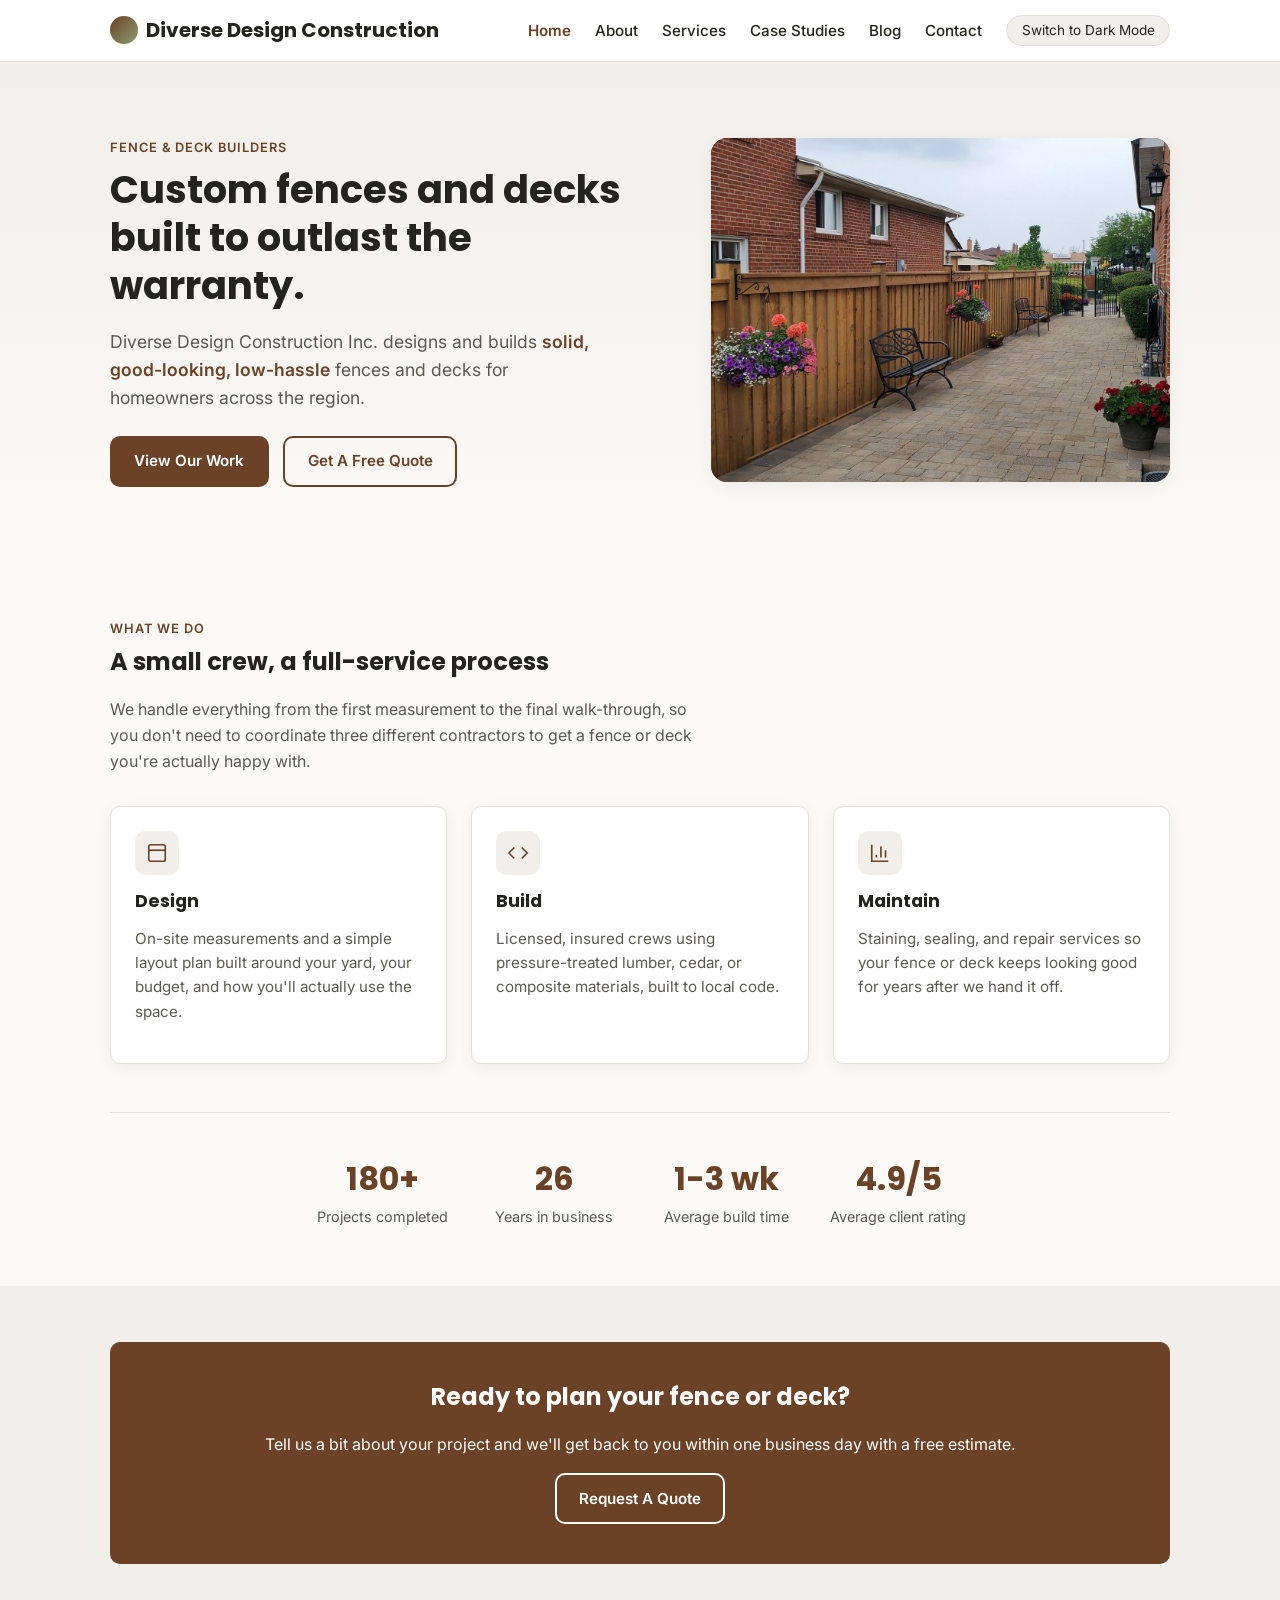
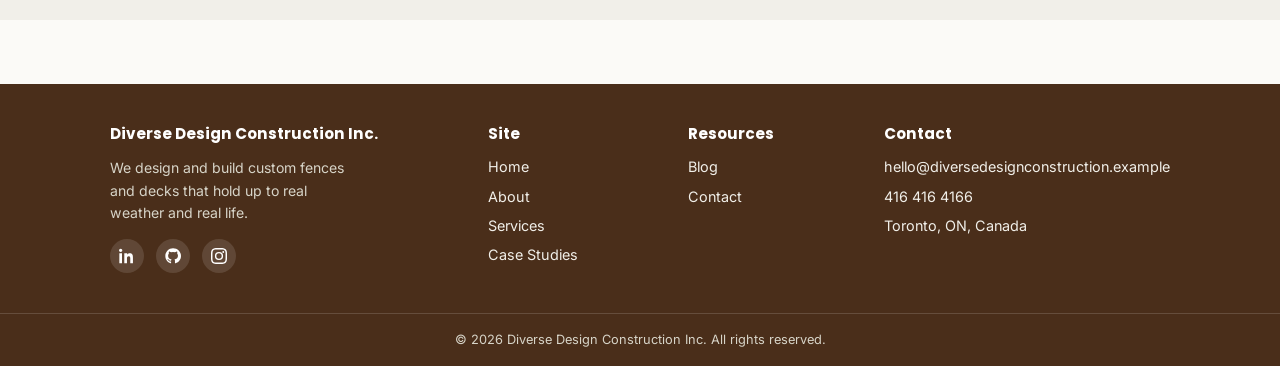
<file: index.html>
<!DOCTYPE html>
<html lang="en">
<head>
  <meta charset="UTF-8">
  <meta name="viewport" content="width=device-width, initial-scale=1.0">
  <title>Diverse Design Construction Inc. | Custom Fences &amp; Decks</title>
  <meta name="description" content="Diverse Design Construction Inc. builds custom fences and decks for homeowners who want quality that lasts.">

  <!-- Applies the saved theme (light/dark) before the rest of the
       page renders, so there's no wrong theme on load. -->
  <script>
    (function () {
      var savedTheme = localStorage.getItem("theme") || "light";
      document.documentElement.setAttribute("data-theme", savedTheme);
    })();
  </script>

  <link rel="stylesheet" href="css/style.css">

  <!-- INTERNAL CSS: styles specific to just this page and the stats strip. -->
  <style>
    .stats-strip {
      display: flex;
      flex-wrap: wrap;
      gap: 2rem;
      justify-content: center;
      text-align: center;
      margin-top: 3rem;
      padding-top: 2.5rem;
      border-top: 1px solid var(--border);
    }
    .stats-strip .stat {
      min-width: 140px;
    }
    .stats-strip .stat strong {
      display: block;
      font-family: var(--font-head);
      font-size: 2rem;
      color: var(--brand);
    }
    .stats-strip .stat span {
      color: var(--text-muted);
      font-size: 0.9rem;
    }
    .cta-banner {
      background-color: var(--brand);
      color: #fff;
      border-radius: var(--radius);
      padding: 2.5rem;
      text-align: center;
    }
    .cta-banner h2 { color: #fff; }
    .cta-banner .btn-outline {
      border-color: #fff;
      color: #fff;
    }
    .cta-banner .btn-outline:hover {
      background-color: #fff;
      color: var(--brand-dark);
    }
    .hero-visual {
      overflow: hidden;
    }
  </style>
</head>
<body>

  <div id="header-placeholder"></div>

  <main>
    <!-- Hero Section -->
    <section class="hero">
      <div class="container hero-grid">
        <div>
          <span class="eyebrow">Fence &amp; deck builders</span>
          <h1>Custom fences and decks built to outlast the warranty.</h1>
          <!-- Inline style used here on purpose for a one-off emphasis color that
               doesn't need its own CSS class anywhere else on the site. -->
          <p class="lead">
            Diverse Design Construction Inc. designs and builds
            <span style="color: var(--brand); font-weight: 600;">solid, good-looking, low-hassle</span>
            fences and decks for homeowners across the region.
          </p>
          <div class="hero-actions">
            <a href="products.html" class="btn btn-primary">View Our Work</a>
            <a href="contact.html" class="btn btn-outline">Get A Free Quote</a>
          </div>
        </div>
        <div class="hero-visual" aria-hidden="true">
          <img src="assets/images/hero-fence.jpg" alt="A wooden fence with hanging flower baskets along a backyard patio" style="width:100%; height:100%; object-fit:cover; display:block;">
        </div>
      </div>
    </section>

    <!-- WHAT WE DO -->
    <section>
      <div class="container">
        <span class="eyebrow">What we do</span>
        <h2>A small crew, a full-service process</h2>
        <p style="max-width: 60ch; color: var(--text-muted);">
          We handle everything from the first measurement to the final
          walk-through, so you don't need to coordinate three different
          contractors to get a fence or deck you're actually happy with.
        </p>

        <div class="card-grid">
          <div class="card">
            <div class="icon-badge">
              <svg viewBox="0 0 24 24"><rect x="3" y="3" width="18" height="18" rx="2"></rect><line x1="3" y1="9" x2="21" y2="9"></line></svg>
            </div>
            <h3>Design</h3>
            <p>On-site measurements and a simple layout plan built around your yard, your budget, and how you'll actually use the space.</p>
          </div>
          <div class="card">
            <div class="icon-badge">
              <svg viewBox="0 0 24 24"><polyline points="16 18 22 12 16 6"></polyline><polyline points="8 6 2 12 8 18"></polyline></svg>
            </div>
            <h3>Build</h3>
            <p>Licensed, insured crews using pressure-treated lumber, cedar, or composite materials, built to local code.</p>
          </div>
          <div class="card">
            <div class="icon-badge">
              <svg viewBox="0 0 24 24"><path d="M3 3v18h18"></path><path d="M18 17V9"></path><path d="M13 17V5"></path><path d="M8 17v-3"></path></svg>
            </div>
            <h3>Maintain</h3>
            <p>Staining, sealing, and repair services so your fence or deck keeps looking good for years after we hand it off.</p>
          </div>
        </div>

        <!-- Homepage-only stats strip, styled with the internal <style> block above -->
        <div class="stats-strip">
          <div class="stat"><strong>180+</strong><span>Projects completed</span></div>
          <div class="stat"><strong>26</strong><span>Years in business</span></div>
          <div class="stat"><strong>1-3 wk</strong><span>Average build time</span></div>
          <div class="stat"><strong>4.9/5</strong><span>Average client rating</span></div>
        </div>
      </div>
    </section>

    <!-- CTA -->
    <section class="section-alt">
      <div class="container">
        <div class="cta-banner">
          <h2>Ready to plan your fence or deck?</h2>
          <p>Tell us a bit about your project and we'll get back to you within one business day with a free estimate.</p>
          <a href="contact.html" class="btn btn-outline">Request A Quote</a>
        </div>
      </div>
    </section>
  </main>

  <div id="footer-placeholder"></div>

  <!-- theme.js must load before components.js so window.setupThemeToggle exists
       by the time the header gets injected. -->
  <script src="js/theme.js"></script>
  <script src="js/components.js"></script>
</body>
</html>
</file>
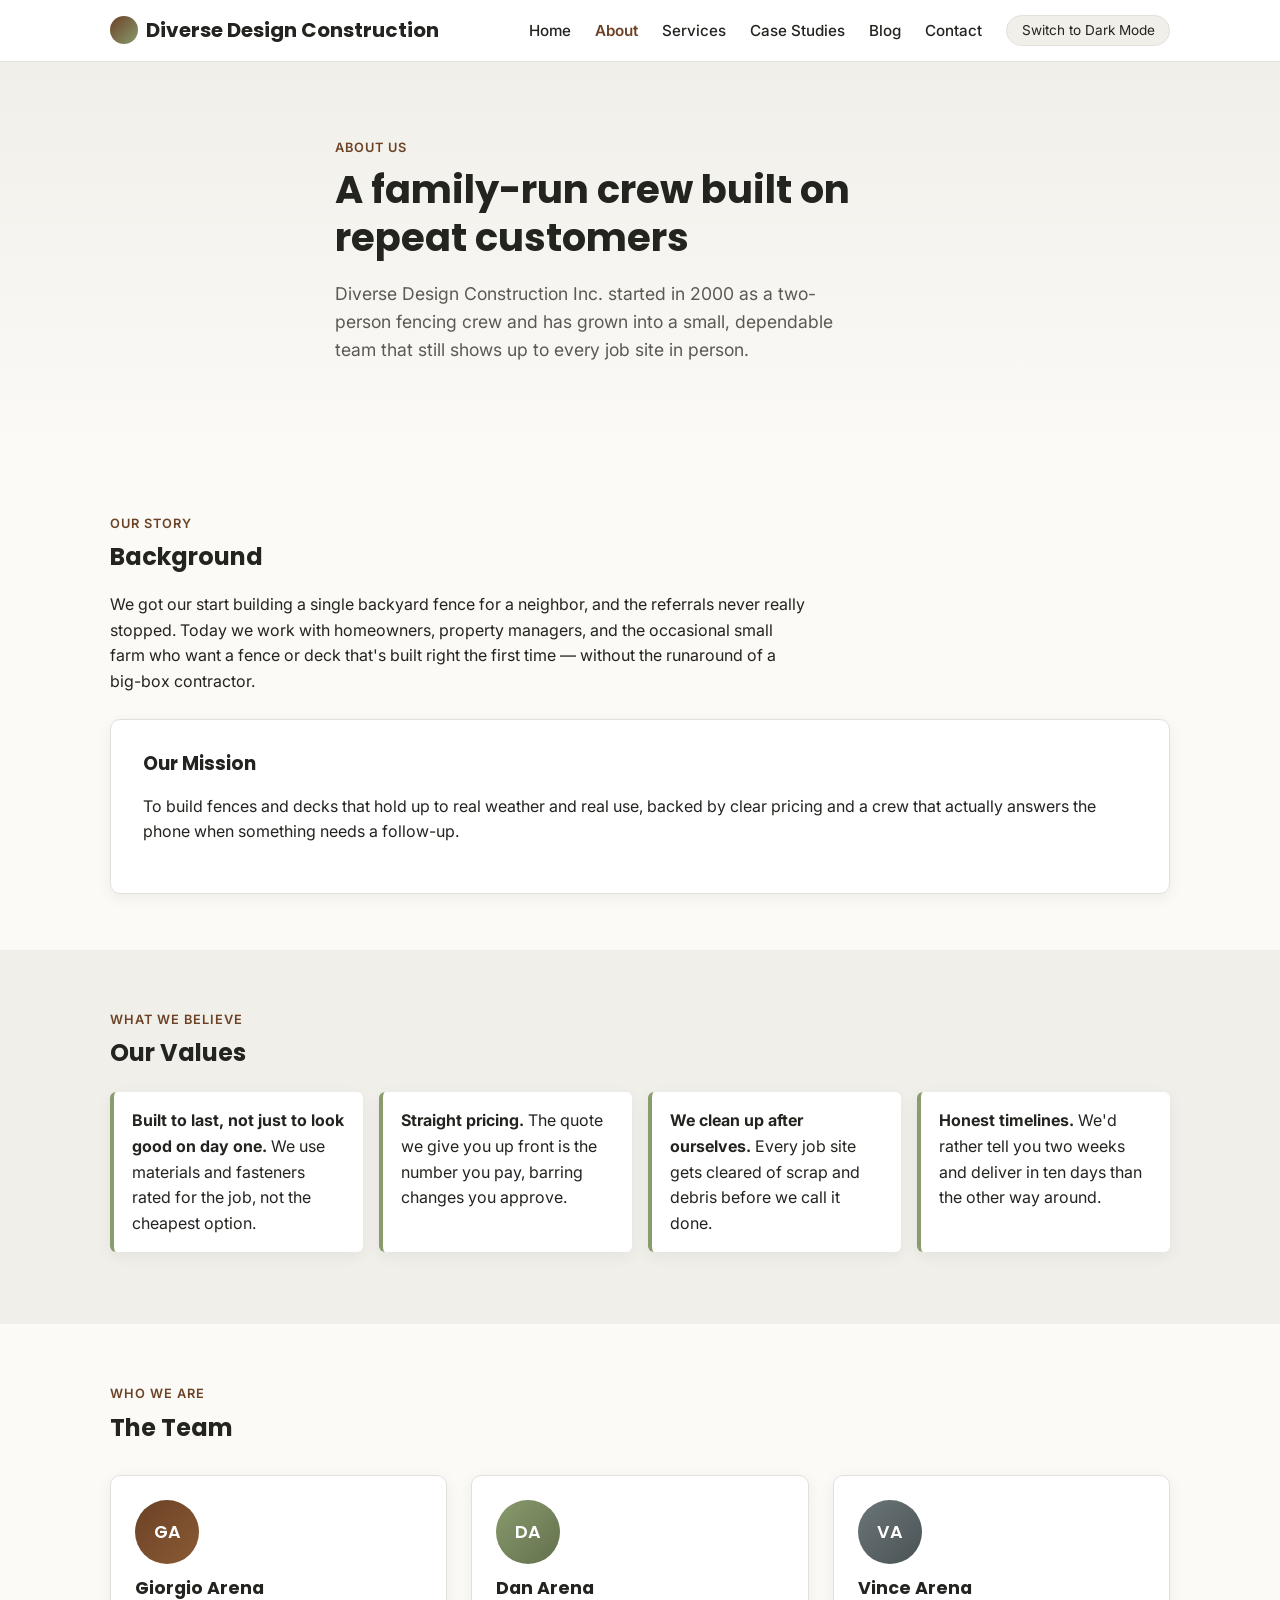
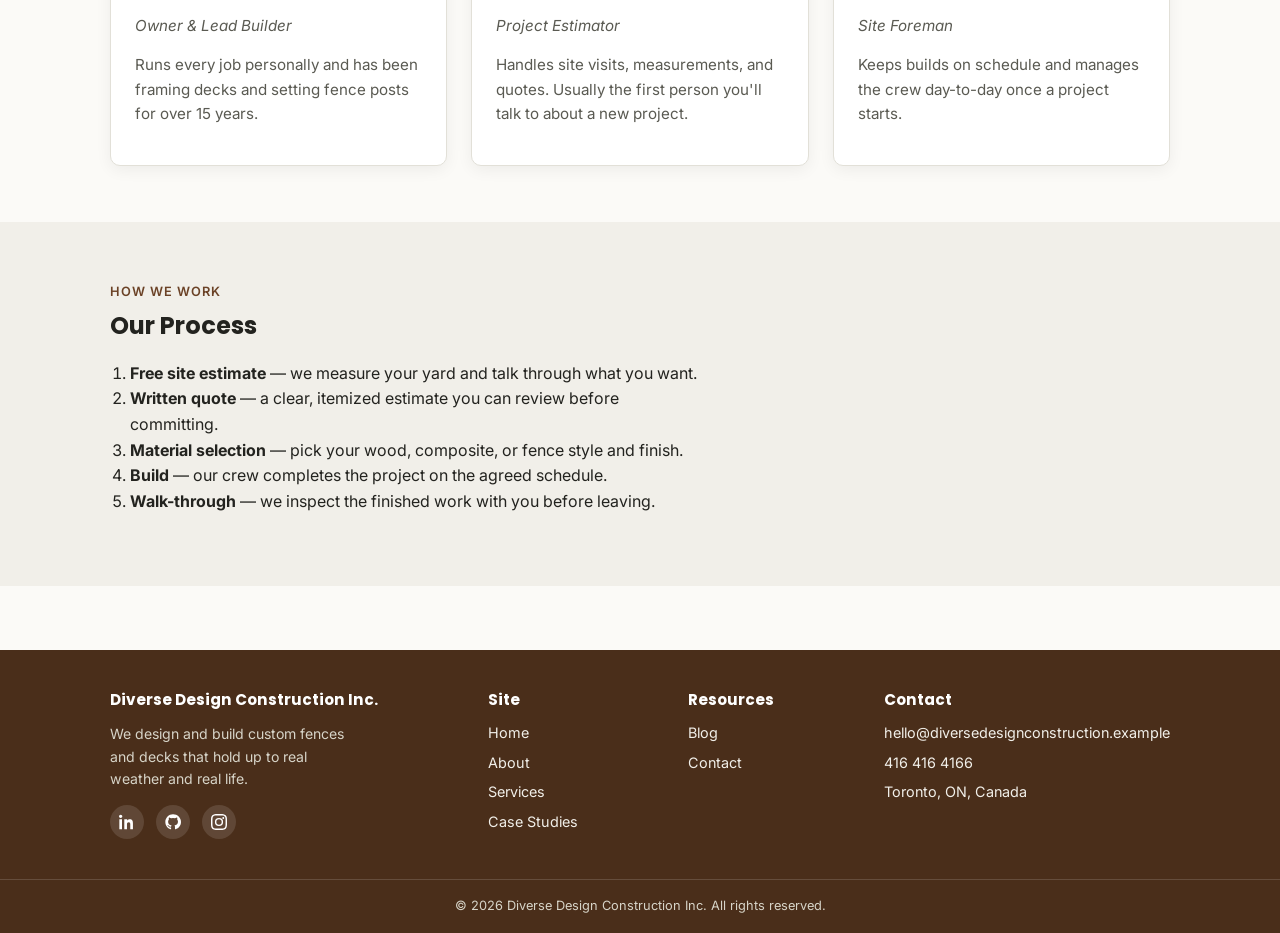
<file: about.html>
<!DOCTYPE html>
<html lang="en">
<head>
  <meta charset="UTF-8">
  <meta name="viewport" content="width=device-width, initial-scale=1.0">
  <title>About Us | Diverse Design Construction Inc.</title>
  <meta name="description" content="Learn about Diverse Design Construction Inc.'s background, mission, and team.">

  <script>
    (function () {
      var savedTheme = localStorage.getItem("theme") || "light";
      document.documentElement.setAttribute("data-theme", savedTheme);
    })();
  </script>

  <link rel="stylesheet" href="css/style.css">

  <!-- INTERNAL CSS: page-specific overrides for the About page -->
  <style>
    .page-intro {
      max-width: 65ch;
    }
    .team-avatar.a1 { background: linear-gradient(135deg, #6b4226, #8a5a34); }
    .team-avatar.a2 { background: linear-gradient(135deg, #8a9b6e, #62704c); }
    .team-avatar.a3 { background: linear-gradient(135deg, #6b7678, #4a5254); }
    .mission-block {
      background-color: var(--surface);
      border: 1px solid var(--border);
      border-radius: var(--radius);
      padding: 2rem;
      box-shadow: var(--shadow);
      margin-top: 1.5rem;
    }
  </style>
</head>
<body>

  <div id="header-placeholder"></div>

  <main>
    <section class="hero">
      <div class="container page-intro">
        <span class="eyebrow">About us</span>
        <h1>A family-run crew built on repeat customers</h1>
        <p class="lead">
          Diverse Design Construction Inc. started in 2000 as a two-person
          fencing crew and has grown into a small, dependable team that
          still shows up to every job site in person.
        </p>
      </div>
    </section>

    <!-- BACKGROUND -->
    <section>
      <div class="container">
        <span class="eyebrow">Our story</span>
        <h2>Background</h2>
        <p style="max-width: 70ch;">
          We got our start building a single backyard fence for a neighbor,
          and the referrals never really stopped. Today we work with
          homeowners, property managers, and the occasional small farm who
          want a fence or deck that's built right the first time &mdash;
          without the runaround of a big-box contractor.
        </p>

        <div class="mission-block">
          <h3>Our Mission</h3>
          <p>
            To build fences and decks that hold up to real weather and real
            use, backed by clear pricing and a crew that actually answers
            the phone when something needs a follow-up.
          </p>
        </div>
      </div>
    </section>

    <!-- VALUES -->
    <section class="section-alt">
      <div class="container">
        <span class="eyebrow">What we believe</span>
        <h2>Our Values</h2>
        <ul class="values-list">
          <li>
            <strong>Built to last, not just to look good on day one.</strong>
            We use materials and fasteners rated for the job, not the cheapest option.
          </li>
          <li>
            <strong>Straight pricing.</strong>
            The quote we give you up front is the number you pay, barring changes you approve.
          </li>
          <li>
            <strong>We clean up after ourselves.</strong>
            Every job site gets cleared of scrap and debris before we call it done.
          </li>
          <li>
            <strong>Honest timelines.</strong>
            We'd rather tell you two weeks and deliver in ten days than the other way around.
          </li>
        </ul>
      </div>
    </section>

    <!-- TEAM -->
    <section>
      <div class="container">
        <span class="eyebrow">Who we are</span>
        <h2>The Team</h2>
        <div class="card-grid">
          <div class="card">
            <div class="team-avatar a1">GA</div>
            <h3>Giorgio Arena</h3>
            <p><em>Owner &amp; Lead Builder</em></p>
            <p>Runs every job personally and has been framing decks and setting fence posts for over 15 years.</p>
          </div>
          <div class="card">
            <div class="team-avatar a2">DA</div>
            <h3>Dan Arena</h3>
            <p><em>Project Estimator</em></p>
            <p>Handles site visits, measurements, and quotes. Usually the first person you'll talk to about a new project.</p>
          </div>
          <div class="card">
            <div class="team-avatar a3">VA</div>
            <h3>Vince Arena</h3>
            <p><em>Site Foreman</em></p>
            <p>Keeps builds on schedule and manages the crew day-to-day once a project starts.</p>
          </div>
        </div>
      </div>
    </section>

    <!-- PROCESS - ordered list example -->
    <section class="section-alt">
      <div class="container">
        <span class="eyebrow">How we work</span>
        <h2>Our Process</h2>
        <ol style="max-width: 60ch;">
          <li><strong>Free site estimate</strong> &mdash; we measure your yard and talk through what you want.</li>
          <li><strong>Written quote</strong> &mdash; a clear, itemized estimate you can review before committing.</li>
          <li><strong>Material selection</strong> &mdash; pick your wood, composite, or fence style and finish.</li>
          <li><strong>Build</strong> &mdash; our crew completes the project on the agreed schedule.</li>
          <li><strong>Walk-through</strong> &mdash; we inspect the finished work with you before leaving.</li>
        </ol>
      </div>
    </section>
  </main>

  <div id="footer-placeholder"></div>

  <script src="js/theme.js"></script>
  <script src="js/components.js"></script>
</body>
</html>
</file>
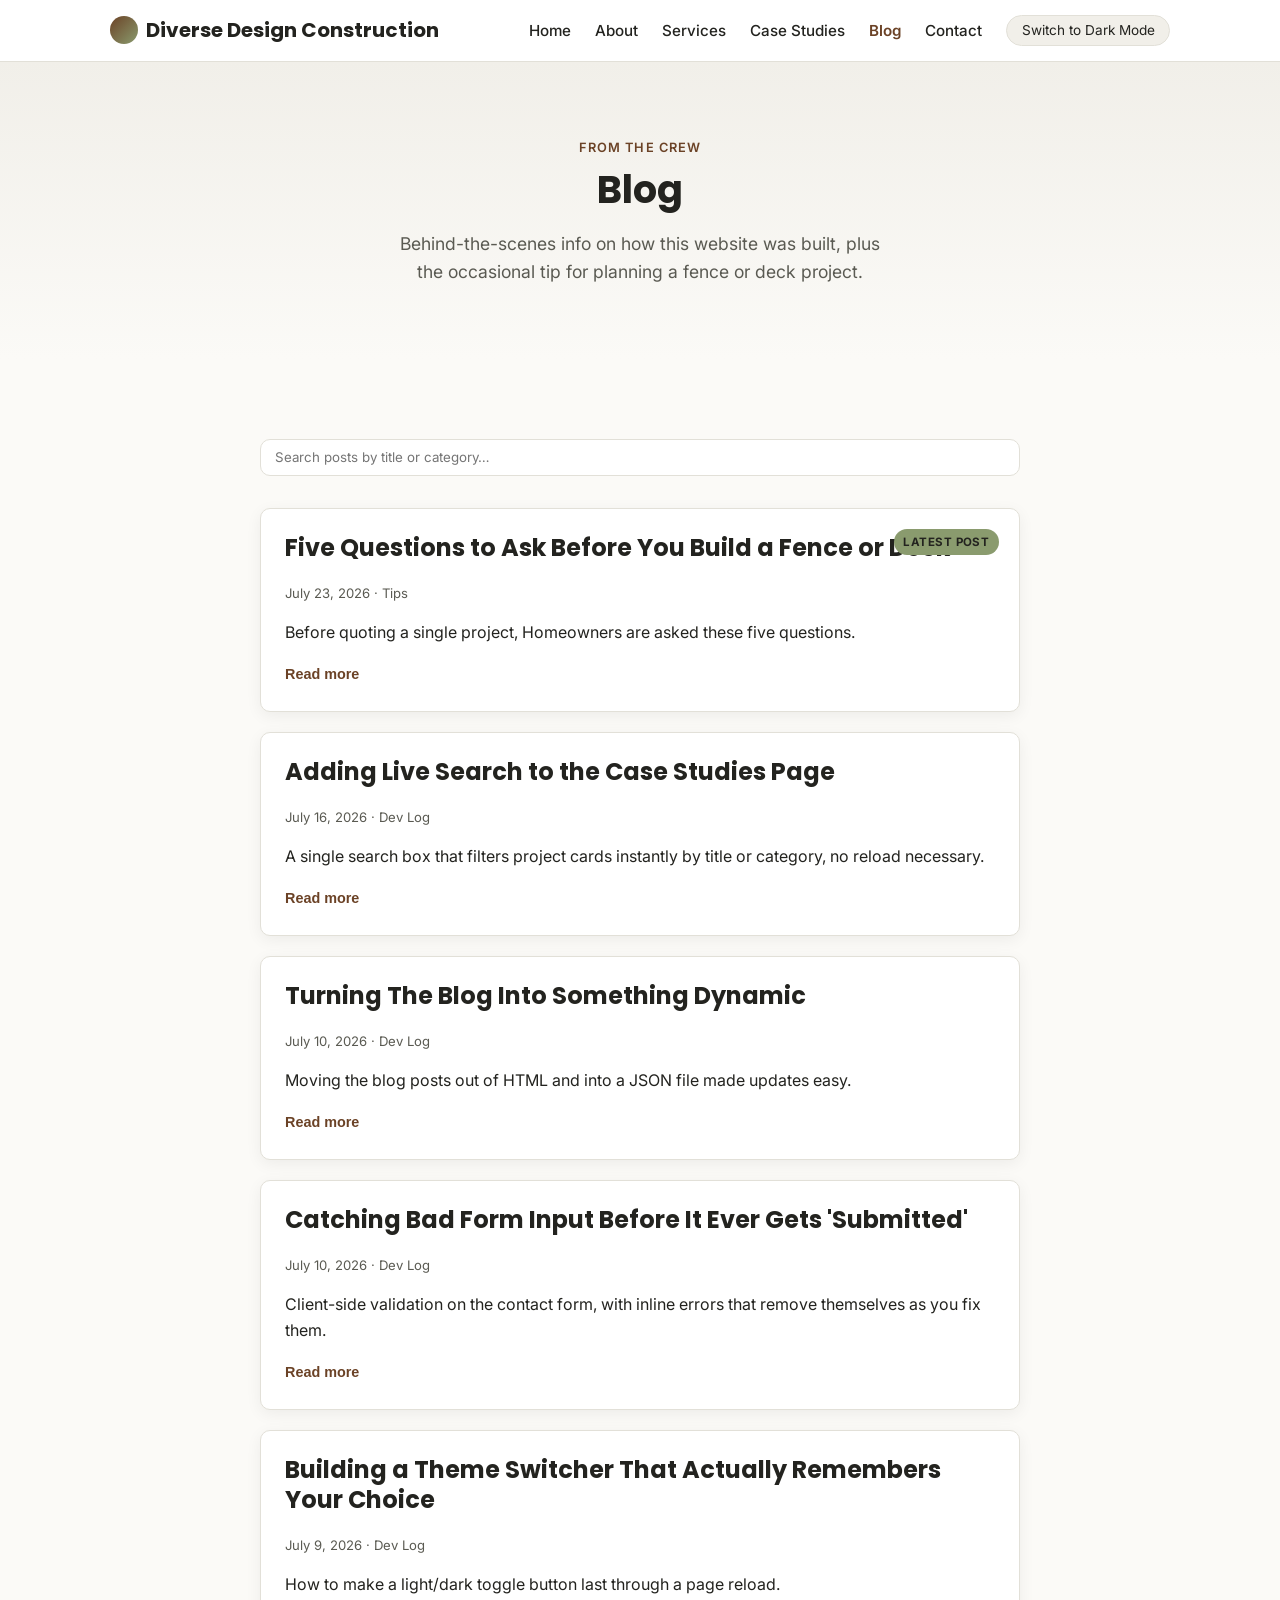
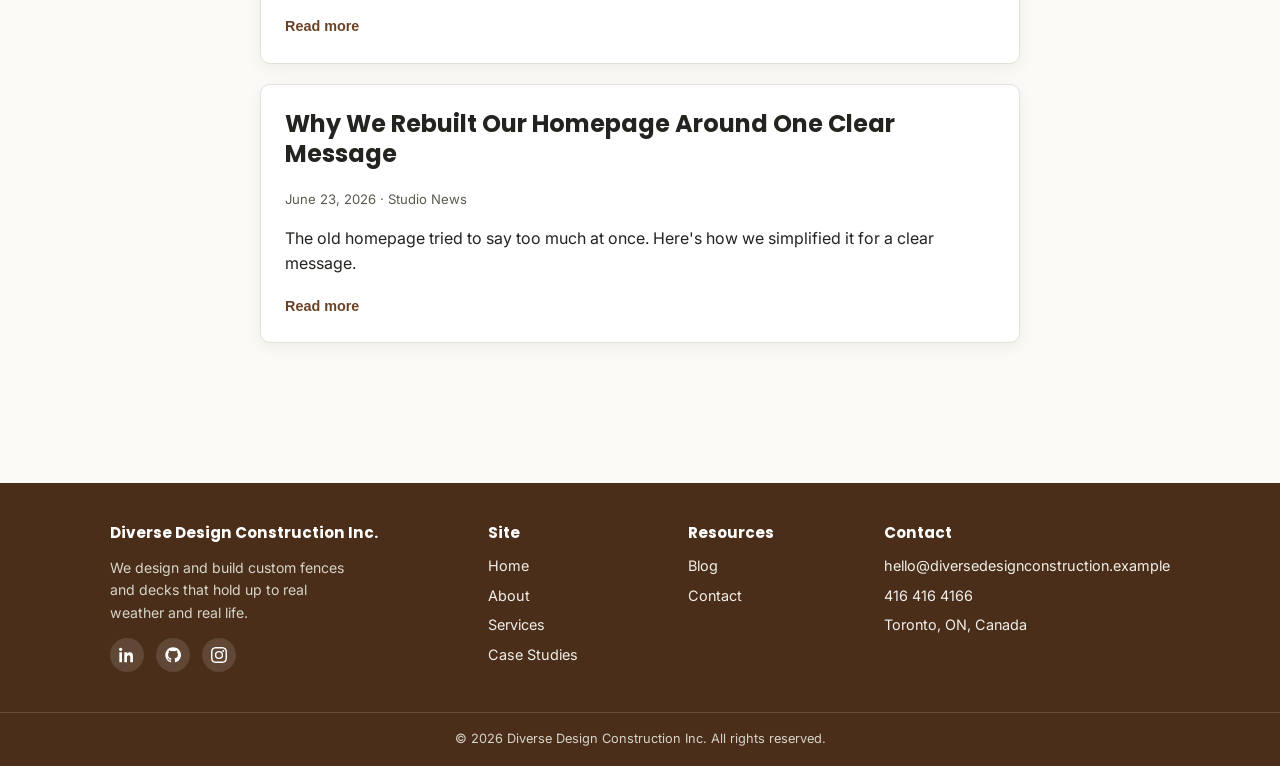
<file: blog.html>
<!DOCTYPE html>
<html lang="en">
<head>
  <meta charset="UTF-8">
  <meta name="viewport" content="width=device-width, initial-scale=1.0">
  <title>Blog | Diverse Design Construction Inc.</title>
  <meta name="description" content="Notes on how we built this site and tips for planning a fence or deck project.">

  <script>
    (function () {
      var savedTheme = localStorage.getItem("theme") || "light";
      document.documentElement.setAttribute("data-theme", savedTheme);
    })();
  </script>

  <link rel="stylesheet" href="css/style.css">

  <!-- INTERNAL CSS for the blog page -->
  <style>
    #blog-list {
      max-width: 760px;
      margin: 2rem auto 0;
    }
    .filter-bar {
      max-width: 760px;
      margin-left: auto;
      margin-right: auto;
    }
  </style>
</head>
<body>

  <div id="header-placeholder"></div>

  <main>
    <section class="hero">
      <div class="container" style="text-align:center;">
        <span class="eyebrow">From the crew</span>
        <h1>Blog</h1>
        <p class="lead" style="margin: 0 auto;">Behind-the-scenes info on how this website was built, plus the occasional tip for planning a fence or deck project.</p>
      </div>
    </section>

    <section>
      <div class="container">

        <!-- Part 5: live filter (reuses the same #filter-input / #no-results pattern as products.html) -->
        <div class="filter-bar">
          <input type="text" id="filter-input" placeholder="Search posts by title or category&hellip;" aria-label="Search blog posts">
        </div>

        <!-- Part 3: posts are injected here by js/blog.js -->
        <div id="blog-list"></div>

        <p class="no-results" id="no-results" style="max-width:760px; margin: 0 auto;">No posts match your search. Try a different keyword.</p>
      </div>
    </section>
  </main>

  <div id="footer-placeholder"></div>

  <script src="js/theme.js"></script>
  <script src="js/components.js"></script>
  <script src="js/blog.js"></script>
  <script src="js/filter.js"></script>
</body>
</html>
</file>
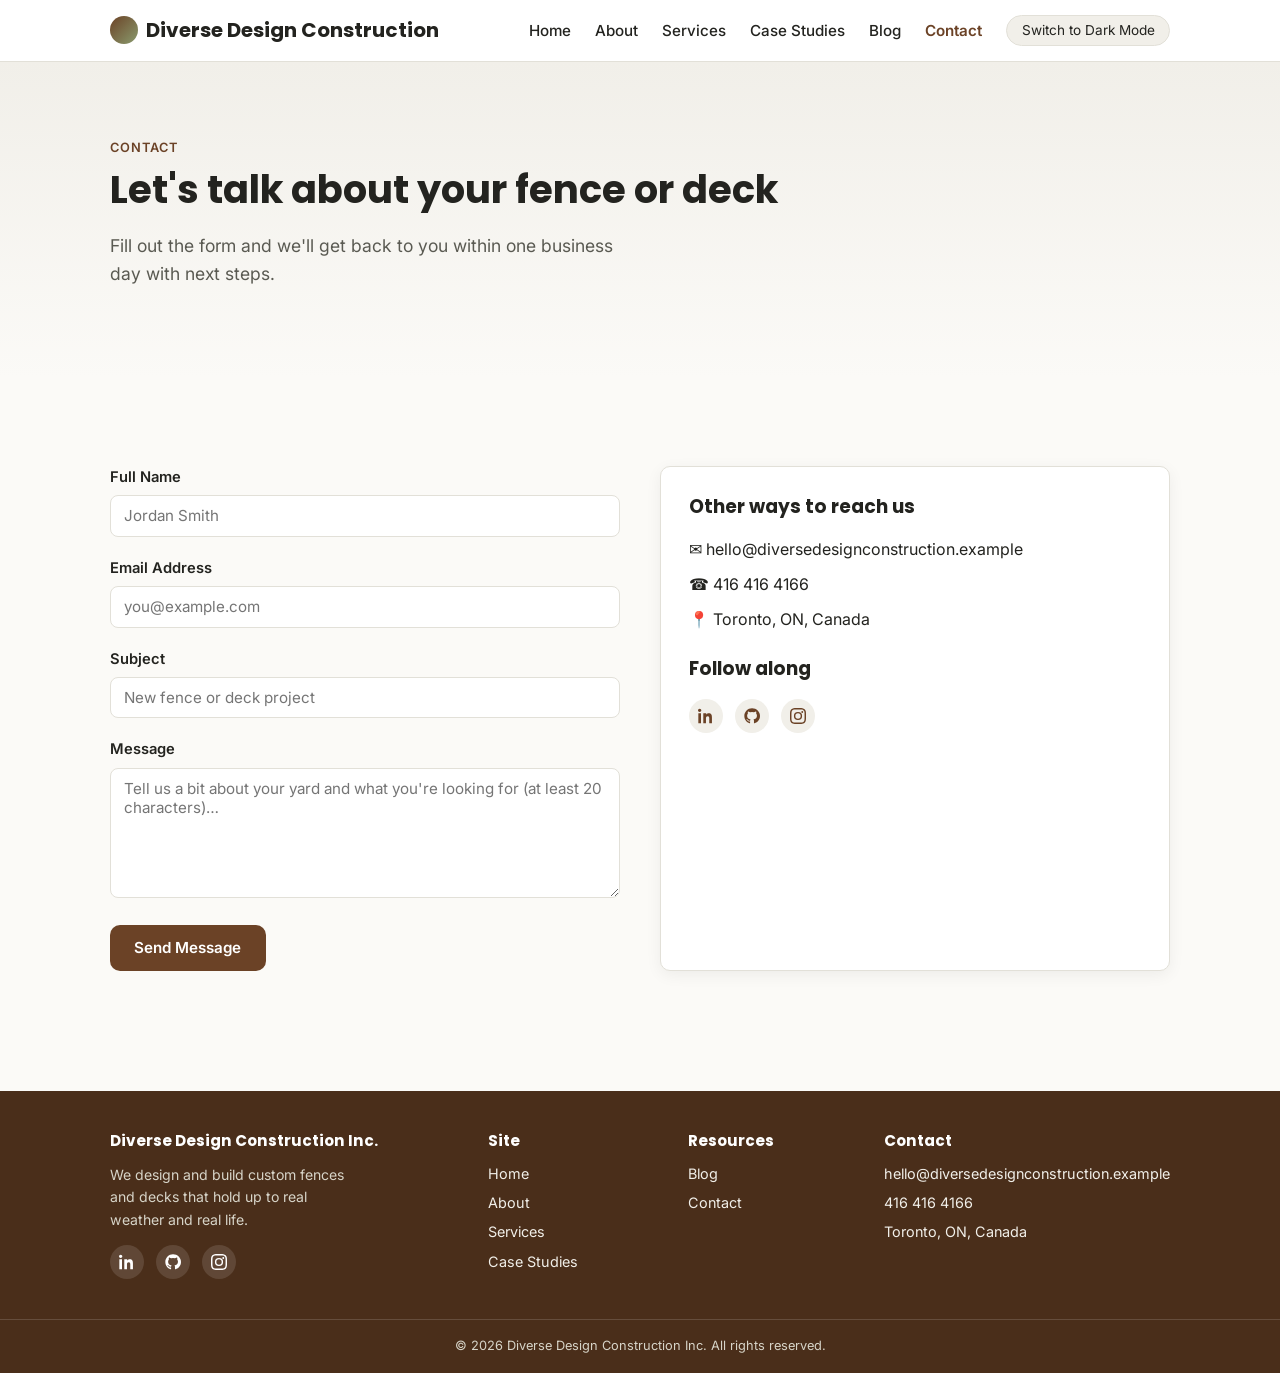
<file: contact.html>
<!DOCTYPE html>
<html lang="en">
<head>
  <meta charset="UTF-8">
  <meta name="viewport" content="width=device-width, initial-scale=1.0">
  <title>Contact | Diverse Design Construction Inc.</title>
  <meta name="description" content="Get in touch with Diverse Design Construction Inc. to start your fence or deck project.">

  <script>
    (function () {
      var savedTheme = localStorage.getItem("theme") || "light";
      document.documentElement.setAttribute("data-theme", savedTheme);
    })();
  </script>

  <link rel="stylesheet" href="css/style.css">

  <!-- INTERNAL CSS for the contact page -->
  <style>
    .contact-info-card {
      background-color: var(--surface);
      border: 1px solid var(--border);
      border-radius: var(--radius);
      padding: 1.75rem;
      box-shadow: var(--shadow);
    }
    .contact-info-card ul {
      list-style: none;
      padding: 0;
      margin: 1rem 0 0;
    }
    .contact-info-card li {
      margin-bottom: 0.6rem;
    }
  </style>
</head>
<body>

  <div id="header-placeholder"></div>

  <main>
    <section class="hero">
      <div class="container">
        <span class="eyebrow">Contact</span>
        <h1>Let's talk about your fence or deck</h1>
        <p class="lead">Fill out the form and we'll get back to you within one business day with next steps.</p>
      </div>
    </section>

    <section>
      <div class="container contact-grid">

        <!-- Part 4: validated contact form -->
        <form id="contact-form" novalidate>
          <div class="form-group">
            <label for="name">Full Name</label>
            <input type="text" id="name" name="name" placeholder="Jordan Smith">
            <span class="error-msg" id="name-error"></span>
          </div>

          <div class="form-group">
            <label for="email">Email Address</label>
            <input type="email" id="email" name="email" placeholder="you@example.com">
            <span class="error-msg" id="email-error"></span>
          </div>

          <div class="form-group">
            <label for="subject">Subject</label>
            <input type="text" id="subject" name="subject" placeholder="New fence or deck project">
          </div>

          <div class="form-group">
            <label for="message">Message</label>
            <textarea id="message" name="message" placeholder="Tell us a bit about your yard and what you're looking for (at least 20 characters)&hellip;"></textarea>
            <span class="error-msg" id="message-error"></span>
          </div>

          <button type="submit" class="btn btn-primary">Send Message</button>
        </form>

        <!-- Contact info and social links -->
        <div class="contact-info-card">
          <h3>Other ways to reach us</h3>
          <ul>
            <li>&#9993; hello@diversedesignconstruction.example</li>
            <li>&#9742; 416 416 4166</li>
            <li>&#128205; Toronto, ON, Canada</li>
          </ul>
          <h3 style="margin-top: 1.5rem;">Follow along</h3>
          <div class="social-icons" style="margin-top: 0.5rem;">
            <a href="https://linkedin.com" target="_blank" rel="noopener" aria-label="LinkedIn" style="background-color: var(--bg-alt);">
              <svg viewBox="0 0 24 24" style="fill: var(--brand);"><path d="M4.98 3.5C4.98 4.88 3.87 6 2.5 6S0 4.88 0 3.5 1.12 1 2.5 1s2.48 1.12 2.48 2.5zM.5 8h4V23h-4V8zM8.5 8h3.8v2.05h.05c.53-1 1.83-2.05 3.77-2.05 4.03 0 4.78 2.65 4.78 6.1V23h-4v-6.9c0-1.65-.03-3.77-2.3-3.77-2.3 0-2.66 1.8-2.66 3.65V23h-4V8z"/></svg>
            </a>
            <a href="https://github.com" target="_blank" rel="noopener" aria-label="GitHub" style="background-color: var(--bg-alt);">
              <svg viewBox="0 0 24 24" style="fill: var(--brand);"><path d="M12 .5C5.65.5.5 5.65.5 12c0 5.09 3.29 9.4 7.86 10.93.58.1.79-.25.79-.56 0-.27-.01-1.17-.02-2.13-3.2.7-3.87-1.36-3.87-1.36-.53-1.34-1.29-1.7-1.29-1.7-1.05-.72.08-.7.08-.7 1.17.08 1.78 1.2 1.78 1.2 1.03 1.77 2.71 1.26 3.37.96.1-.75.4-1.26.73-1.55-2.55-.29-5.24-1.28-5.24-5.68 0-1.26.45-2.29 1.19-3.1-.12-.29-.52-1.46.11-3.05 0 0 .97-.31 3.18 1.18a11 11 0 0 1 5.79 0c2.2-1.49 3.17-1.18 3.17-1.18.63 1.59.23 2.76.11 3.05.74.81 1.19 1.84 1.19 3.1 0 4.41-2.69 5.38-5.25 5.67.41.36.78 1.07.78 2.16 0 1.56-.01 2.82-.01 3.2 0 .31.21.67.8.56C20.71 21.39 24 17.08 24 12c0-6.35-5.15-11.5-12-11.5z"/></svg>
            </a>
            <a href="https://instagram.com" target="_blank" rel="noopener" aria-label="Instagram" style="background-color: var(--bg-alt);">
              <svg viewBox="0 0 24 24" style="fill: var(--brand);"><path d="M12 2.2c3.2 0 3.58.01 4.85.07 1.17.05 1.8.25 2.23.41.56.22.96.48 1.38.9.42.42.68.82.9 1.38.16.42.36 1.06.41 2.23.06 1.27.07 1.65.07 4.85s-.01 3.58-.07 4.85c-.05 1.17-.25 1.8-.41 2.23-.22.56-.48.96-.9 1.38-.42.42-.82.68-1.38.9-.42.16-1.06.36-2.23.41-1.27.06-1.65.07-4.85.07s-3.58-.01-4.85-.07c-1.17-.05-1.8-.25-2.23-.41-.56-.22-.96-.48-1.38-.9-.42-.42-.68-.82-.9-1.38-.16-.42-.36-1.06-.41-2.23C2.21 15.58 2.2 15.2 2.2 12s.01-3.58.07-4.85c.05-1.17.25-1.8.41-2.23.22-.56.48-.96.9-1.38.42-.42.82-.68 1.38-.9.42-.16 1.06-.36 2.23-.41C8.42 2.21 8.8 2.2 12 2.2zM12 0C8.74 0 8.33.01 7.05.07c-1.28.06-2.15.26-2.91.56a5.9 5.9 0 0 0-2.13 1.39A5.9 5.9 0 0 0 .62 4.14c-.3.76-.5 1.63-.56 2.91C.01 8.33 0 8.74 0 12s.01 3.67.07 4.95c.06 1.28.26 2.15.56 2.91.31.79.72 1.46 1.39 2.13.67.67 1.34 1.08 2.13 1.39.76.3 1.63.5 2.91.56C8.33 23.99 8.74 24 12 24s3.67-.01 4.95-.07c1.28-.06 2.15-.26 2.91-.56a5.9 5.9 0 0 0 2.13-1.39 5.9 5.9 0 0 0 1.39-2.13c.3-.76.5-1.63.56-2.91.06-1.28.07-1.69.07-4.95s-.01-3.67-.07-4.95c-.06-1.28-.26-2.15-.56-2.91a5.9 5.9 0 0 0-1.39-2.13A5.9 5.9 0 0 0 19.86.63c-.76-.3-1.63-.5-2.91-.56C15.67.01 15.26 0 12 0z"/><path d="M12 5.84A6.16 6.16 0 1 0 18.16 12 6.16 6.16 0 0 0 12 5.84zm0 10.16A4 4 0 1 1 16 12a4 4 0 0 1-4 4zM18.4 4.6a1.44 1.44 0 1 0 1.44 1.44A1.44 1.44 0 0 0 18.4 4.6z"/></svg>
            </a>
          </div>
        </div>

      </div>
    </section>
  </main>

  <div id="footer-placeholder"></div>

  <script src="js/theme.js"></script>
  <script src="js/components.js"></script>
  <script src="js/validate.js"></script>
</body>
</html>
</file>
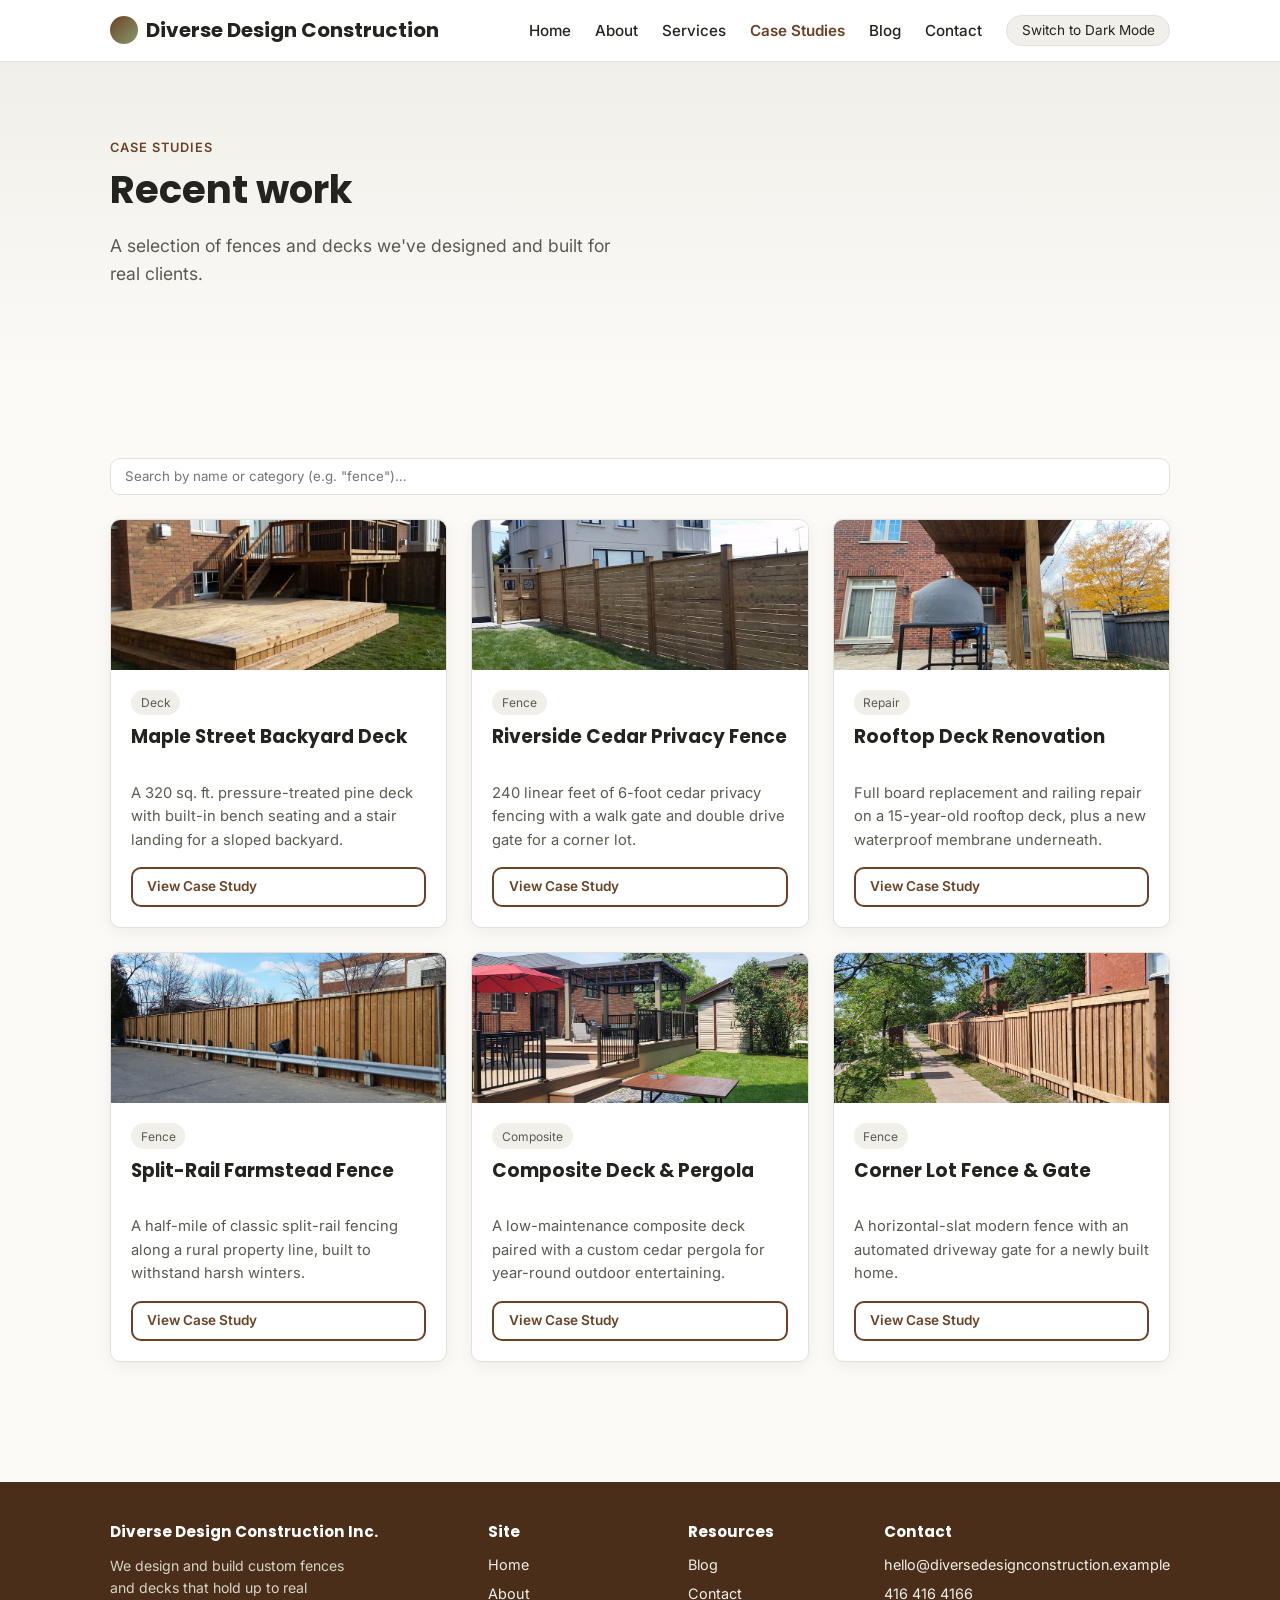
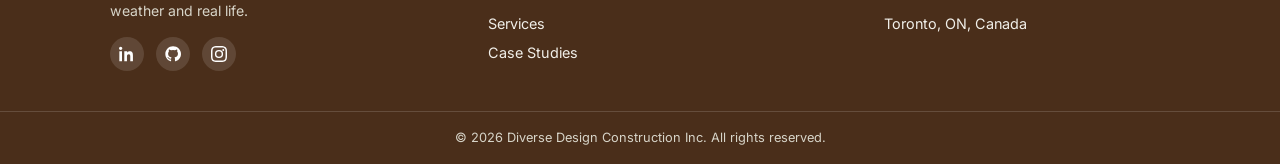
<file: products.html>
<!DOCTYPE html>
<html lang="en">
<head>
  <meta charset="UTF-8">
  <meta name="viewport" content="width=device-width, initial-scale=1.0">
  <title>Case Studies | Diverse Design Construction Inc.</title>
  <meta name="description" content="Recent fence and deck building projects from Diverse Design Construction Inc.">

  <script>
    (function () {
      var savedTheme = localStorage.getItem("theme") || "light";
      document.documentElement.setAttribute("data-theme", savedTheme);
    })();
  </script>

  <link rel="stylesheet" href="css/style.css">

  <!-- INTERNAL CSS: gradient backgrounds for each project thumbnail, unique to this page -->
  <style>
    .product-grid {
      display: grid;
      grid-template-columns: repeat(auto-fit, minmax(260px, 1fr));
      gap: 1.5rem;
      margin-top: 1.5rem;
    }
    .thumb-1 { background: linear-gradient(135deg, #a15c38, #7c4326); }
    .thumb-2 { background: linear-gradient(135deg, #5c7a48, #3d5630); }
    .thumb-3 { background: linear-gradient(135deg, #6b7678, #4a5254); }
    .thumb-4 { background: linear-gradient(135deg, #c99a56, #a1732f); }
    .thumb-5 { background: linear-gradient(135deg, #6b4226, #4a2e1a); }
    .thumb-6 { background: linear-gradient(135deg, #8a9b6e, #62704c); }
    .thumb-1, .thumb-2, .thumb-3, .thumb-4, .thumb-5, .thumb-6 {
      padding: 0;
      overflow: hidden;
    }
  </style>
</head>
<body>

  <div id="header-placeholder"></div>

  <main>
    <section class="hero">
      <div class="container">
        <span class="eyebrow">Case studies</span>
        <h1>Recent work</h1>
        <p class="lead">A selection of fences and decks we've designed and built for real clients.</p>
      </div>
    </section>

    <section>
      <div class="container">

        <!-- Part 5: live filter -->
        <div class="filter-bar">
          <input type="text" id="filter-input" placeholder="Search by name or category (e.g. &quot;fence&quot;)&hellip;" aria-label="Search case studies">
        </div>

        <div class="product-grid">

          <div class="product-card">
            <div class="product-thumb thumb-1">
              <img src="assets/images/maple-street-deck.jpg" alt="A raised backyard wood deck with railing and stairs" style="width:100%; height:100%; object-fit:cover; display:block;">
            </div>
            <div class="product-body">
              <span class="tag">Deck</span>
              <h3 class="card-title">Maple Street Backyard Deck</h3>
              <p>A 320 sq. ft. pressure-treated pine deck with built-in bench seating and a stair landing for a sloped backyard.</p>
              <a href="#" class="btn btn-outline btn-small">View Case Study</a>
            </div>
          </div>

          <div class="product-card">
            <div class="product-thumb thumb-2">
              <img src="assets/images/riverside-fence.jpg" alt="A horizontal-slat wood privacy fence with a gate beside a house" style="width:100%; height:100%; object-fit:cover; display:block;">
            </div>
            <div class="product-body">
              <span class="tag">Fence</span>
              <h3 class="card-title">Riverside Cedar Privacy Fence</h3>
              <p>240 linear feet of 6-foot cedar privacy fencing with a walk gate and double drive gate for a corner lot.</p>
              <a href="#" class="btn btn-outline btn-small">View Case Study</a>
            </div>
          </div>

          <div class="product-card">
            <div class="product-thumb thumb-3">
              <img src="assets/images/rooftop-renovation.jpg" alt="A covered outdoor structure with a wood-fired pizza oven on a patio" style="width:100%; height:100%; object-fit:cover; display:block;">
            </div>
            <div class="product-body">
              <span class="tag">Repair</span>
              <h3 class="card-title">Rooftop Deck Renovation</h3>
              <p>Full board replacement and railing repair on a 15-year-old rooftop deck, plus a new waterproof membrane underneath.</p>
              <a href="#" class="btn btn-outline btn-small">View Case Study</a>
            </div>
          </div>

          <div class="product-card">
            <div class="product-thumb thumb-4">
              <img src="assets/images/farmstead-fence.jpg" alt="A tall wood board fence along a parking area" style="width:100%; height:100%; object-fit:cover; display:block;">
            </div>
            <div class="product-body">
              <span class="tag">Fence</span>
              <h3 class="card-title">Split-Rail Farmstead Fence</h3>
              <p>A half-mile of classic split-rail fencing along a rural property line, built to withstand harsh winters.</p>
              <a href="#" class="btn btn-outline btn-small">View Case Study</a>
            </div>
          </div>

          <div class="product-card">
            <div class="product-thumb thumb-5">
              <img src="assets/images/composite-deck-pergola.jpg" alt="A composite deck with a pergola, patio furniture, and umbrella" style="width:100%; height:100%; object-fit:cover; display:block;">
            </div>
            <div class="product-body">
              <span class="tag">Composite</span>
              <h3 class="card-title">Composite Deck &amp; Pergola</h3>
              <p>A low-maintenance composite deck paired with a custom cedar pergola for year-round outdoor entertaining.</p>
              <a href="#" class="btn btn-outline btn-small">View Case Study</a>
            </div>
          </div>

          <div class="product-card">
            <div class="product-thumb thumb-6">
              <img src="assets/images/corner-lot-fence-gate.jpg" alt="A wood board fence running alongside a sidewalk" style="width:100%; height:100%; object-fit:cover; display:block;">
            </div>
            <div class="product-body">
              <span class="tag">Fence</span>
              <h3 class="card-title">Corner Lot Fence &amp; Gate</h3>
              <p>A horizontal-slat modern fence with an automated driveway gate for a newly built home.</p>
              <a href="#" class="btn btn-outline btn-small">View Case Study</a>
            </div>
          </div>

        </div>

        <p class="no-results" id="no-results">No case studies match your search. Try a different name or category.</p>
      </div>
    </section>
  </main>

  <div id="footer-placeholder"></div>

  <script src="js/theme.js"></script>
  <script src="js/components.js"></script>
  <script src="js/filter.js"></script>
</body>
</html>
</file>
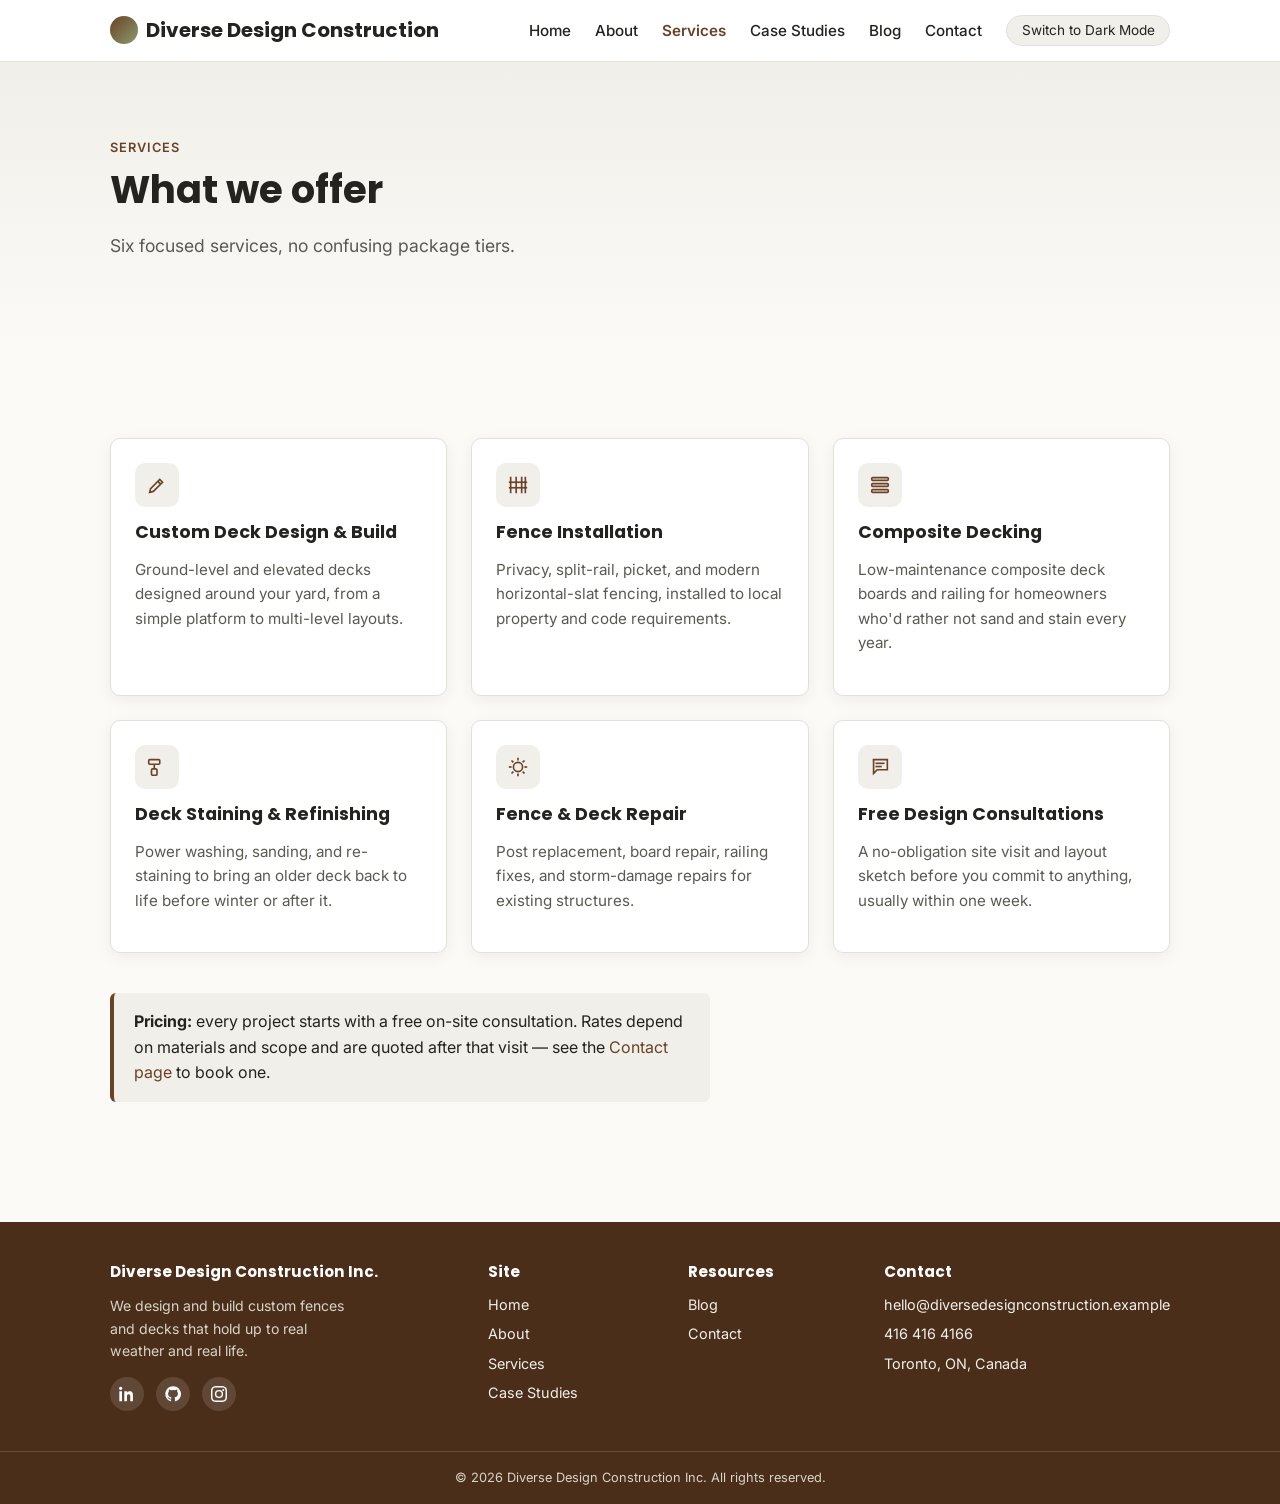
<file: services.html>
<!DOCTYPE html>
<html lang="en">
<head>
  <meta charset="UTF-8">
  <meta name="viewport" content="width=device-width, initial-scale=1.0">
  <title>Services | Diverse Design Construction Inc.</title>
  <meta name="description" content="Fence installation, deck building, staining, and repair services from Diverse Design Construction Inc.">

  <script>
    (function () {
      var savedTheme = localStorage.getItem("theme") || "light";
      document.documentElement.setAttribute("data-theme", savedTheme);
    })();
  </script>

  <link rel="stylesheet" href="css/style.css">

  <!-- INTERNAL CSS for the services page -->
  <style>
    .price-note {
      background-color: var(--bg-alt);
      border-left: 4px solid var(--brand);
      padding: 1rem 1.25rem;
      border-radius: 6px;
      margin-top: 2.5rem;
      max-width: 60ch;
    }
  </style>
</head>
<body>

  <div id="header-placeholder"></div>

  <main>
    <section class="hero">
      <div class="container">
        <span class="eyebrow">Services</span>
        <h1>What we offer</h1>
        <p class="lead">Six focused services, no confusing package tiers.</p>
      </div>
    </section>

    <section>
      <div class="container">
        <div class="card-grid">

          <div class="card">
            <div class="icon-badge">
              <svg viewBox="0 0 24 24"><path d="M4 20l1-4L15 6l3 3L8 19l-4 1z"></path><path d="M13 8l3 3"></path></svg>
            </div>
            <h3>Custom Deck Design &amp; Build</h3>
            <p>Ground-level and elevated decks designed around your yard, from a simple platform to multi-level layouts.</p>
          </div>

          <div class="card">
            <div class="icon-badge">
              <svg viewBox="0 0 24 24"><line x1="4" y1="3" x2="4" y2="21"></line><line x1="10" y1="3" x2="10" y2="21"></line><line x1="16" y1="3" x2="16" y2="21"></line><line x1="20" y1="3" x2="20" y2="21"></line><line x1="2" y1="9" x2="22" y2="9"></line><line x1="2" y1="15" x2="22" y2="15"></line></svg>
            </div>
            <h3>Fence Installation</h3>
            <p>Privacy, split-rail, picket, and modern horizontal-slat fencing, installed to local property and code requirements.</p>
          </div>

          <div class="card">
            <div class="icon-badge">
              <svg viewBox="0 0 24 24"><rect x="3" y="4" width="18" height="3" rx="1"></rect><rect x="3" y="10.5" width="18" height="3" rx="1"></rect><rect x="3" y="17" width="18" height="3" rx="1"></rect></svg>
            </div>
            <h3>Composite Decking</h3>
            <p>Low-maintenance composite deck boards and railing for homeowners who'd rather not sand and stain every year.</p>
          </div>

          <div class="card">
            <div class="icon-badge">
              <svg viewBox="0 0 24 24"><rect x="3" y="4" width="12" height="5" rx="1"></rect><line x1="9" y1="9" x2="9" y2="14"></line><rect x="6" y="14" width="6" height="7" rx="1.5"></rect></svg>
            </div>
            <h3>Deck Staining &amp; Refinishing</h3>
            <p>Power washing, sanding, and re-staining to bring an older deck back to life before winter or after it.</p>
          </div>

          <div class="card">
            <div class="icon-badge">
              <svg viewBox="0 0 24 24"><circle cx="12" cy="12" r="5"></circle><line x1="12" y1="2" x2="12" y2="5"></line><line x1="12" y1="19" x2="12" y2="22"></line><line x1="2" y1="12" x2="5" y2="12"></line><line x1="19" y1="12" x2="22" y2="12"></line><line x1="4.9" y1="4.9" x2="7" y2="7"></line><line x1="17" y1="17" x2="19.1" y2="19.1"></line><line x1="4.9" y1="19.1" x2="7" y2="17"></line><line x1="17" y1="7" x2="19.1" y2="4.9"></line></svg>
            </div>
            <h3>Fence &amp; Deck Repair</h3>
            <p>Post replacement, board repair, railing fixes, and storm-damage repairs for existing structures.</p>
          </div>

          <div class="card">
            <div class="icon-badge">
              <svg viewBox="0 0 24 24"><path d="M4 4h16v11H9l-4 4V4z"></path><line x1="7" y1="8" x2="17" y2="8"></line><line x1="7" y1="11.5" x2="14" y2="11.5"></line></svg>
            </div>
            <h3>Free Design Consultations</h3>
            <p>A no-obligation site visit and layout sketch before you commit to anything, usually within one week.</p>
          </div>

        </div>

        <div class="price-note">
          <p style="margin: 0;"><strong>Pricing:</strong> every project starts with a free on-site
          consultation. Rates depend on materials and scope and are quoted after that visit &mdash; see the
          <a href="contact.html">Contact page</a> to book one.</p>
        </div>
      </div>
    </section>
  </main>

  <div id="footer-placeholder"></div>

  <script src="js/theme.js"></script>
  <script src="js/components.js"></script>
</body>
</html>
</file>
<file: css/style.css>
/*
   Diverse Design Construction Inc. - main stylesheet

   This is the EXTERNAL stylesheet. It has all the styles for the pages (colors, fonts, layout,
   nav, footer, buttons, cards, forms). For specific styles, <style> blocks will be present in the respective HTML file.
 */

/* ---- Google Font import ---- */
@import url('https://fonts.googleapis.com/css2?family=Poppins:wght@500;600;700&family=Inter:wght@400;500;600&display=swap');

/* ---- CSS custom properties / theme variables ---- */
:root {
  --brand: #6b4226;        /* cedar/wood brown */
  --brand-dark: #4a2e1a;
  --accent: #8a9b6e;       /* sage green accent */

  --bg: #fbfaf7;
  --bg-alt: #f1efe9;
  --surface: #ffffff;
  --text: #23231f;
  --text-muted: #5a5a52;
  --border: #e2e0d8;

  --radius: 10px;
  --shadow: 0 4px 16px rgba(0, 0, 0, 0.06);
  --font-head: 'Poppins', sans-serif;
  --font-body: 'Inter', sans-serif;
}

/* Dark theme overrides - toggled using [data-theme="dark"] on <html> */
[data-theme="dark"] {
  --bg: #171916;
  --bg-alt: #1f2220;
  --surface: #21241f;
  --text: #f2f1ec;
  --text-muted: #b9b7ae;
  --border: #33362f;
  --shadow: 0 4px 16px rgba(0, 0, 0, 0.35);
}

/* ---- Reset basics ---- */
* {
  box-sizing: border-box;
}

body {
  margin: 0;
  font-family: var(--font-body);
  background-color: var(--bg);
  color: var(--text);
  line-height: 1.6;
  transition: background-color 0.2s ease, color 0.2s ease;
}

h1, h2, h3, h4 {
  font-family: var(--font-head);
  color: var(--text);
  line-height: 1.25;
  margin-top: 0;
}

a {
  color: var(--brand);
  text-decoration: none;
}
a:hover {
  text-decoration: underline;
}

img {
  max-width: 100%;
  display: block;
}

ul, ol {
  padding-left: 1.25rem;
}

.container {
  width: 100%;
  max-width: 1100px;
  margin: 0 auto;
  padding: 0 1.25rem;
}

section {
  padding: 3.5rem 0;
}

.section-alt {
  background-color: var(--bg-alt);
}

.eyebrow {
  text-transform: uppercase;
  letter-spacing: 0.08em;
  font-size: 0.8rem;
  font-weight: 600;
  color: var(--brand);
  margin-bottom: 0.5rem;
  display: inline-block;
}

/* -- Buttons -- */
.btn {
  display: inline-block;
  padding: 0.7rem 1.4rem;
  border-radius: var(--radius);
  font-weight: 600;
  border: 2px solid transparent;
  cursor: pointer;
  font-family: var(--font-body);
  font-size: 0.95rem;
}
.btn:hover {
  text-decoration: none;
}
.btn-primary {
  background-color: var(--brand);
  color: #fff;
}
.btn-primary:hover {
  background-color: var(--brand-dark);
}
.btn-outline {
  background-color: transparent;
  border-color: var(--brand);
  color: var(--brand);
}
.btn-outline:hover {
  background-color: var(--brand);
  color: #fff;
}
.btn-small {
  padding: 0.45rem 0.9rem;
  font-size: 0.85rem;
}

/* -- Header / Navigation (used in components/header.html) -- */
.site-header {
  position: sticky;
  top: 0;
  z-index: 50;
  background-color: var(--surface);
  border-bottom: 1px solid var(--border);
}

.nav-wrap {
  max-width: 1100px;
  margin: 0 auto;
  padding: 0.9rem 1.25rem;
  display: flex;
  align-items: center;
  justify-content: space-between;
  flex-wrap: wrap;
  gap: 0.75rem;
}

.logo {
  font-family: var(--font-head);
  font-weight: 700;
  font-size: 1.25rem;
  color: var(--text);
  display: flex;
  align-items: center;
  gap: 0.5rem;
}
.logo:hover {
  text-decoration: none;
}
.logo-mark {
  width: 28px;
  height: 28px;
  border-radius: 50%;
  background: linear-gradient(135deg, var(--brand), var(--accent));
  flex-shrink: 0;
}

.main-nav ul {
  list-style: none;
  display: flex;
  gap: 1.5rem;
  margin: 0;
  padding: 0;
  align-items: center;
  flex-wrap: wrap;
}

.main-nav a {
  color: var(--text);
  font-weight: 500;
  font-size: 0.95rem;
}

.main-nav a.active {
  color: var(--brand);
  font-weight: 600;
}

#theme-toggle {
  background-color: var(--bg-alt);
  border: 1px solid var(--border);
  color: var(--text);
  border-radius: 999px;
  padding: 0.4rem 0.9rem;
  font-size: 0.85rem;
  cursor: pointer;
  font-family: var(--font-body);
}
#theme-toggle:hover {
  background-color: var(--border);
}

/*   -- Footer (used in components/footer.html) --  */
.site-footer {
  background-color: var(--brand-dark);
  color: #f1efe9;
  margin-top: 4rem;
}
/* -- Diverse Design Construction Inc. footer inherits the brand-dark wood-brown background that is set above with the :root variables. -- */
.site-footer a {
  color: #f1efe9;
}
.footer-wrap {
  max-width: 1100px;
  margin: 0 auto;
  padding: 2.5rem 1.25rem;
  display: flex;
  flex-wrap: wrap;
  gap: 2rem;
  justify-content: space-between;
}
.footer-col h4 {
  color: #fff;
  font-size: 0.95rem;
  margin-bottom: 0.75rem;
}
.footer-col ul {
  list-style: none;
  padding: 0;
  margin: 0;
}
.footer-col li {
  margin-bottom: 0.4rem;
  font-size: 0.9rem;
}
.footer-bottom {
  border-top: 1px solid rgba(255,255,255,0.15);
  text-align: center;
  padding: 1rem;
  font-size: 0.8rem;
  color: #d7d4c8;
}
.social-icons {
  display: flex;
  gap: 0.75rem;
  margin-top: 0.5rem;
}
.social-icons a {
  display: inline-flex;
  align-items: center;
  justify-content: center;
  width: 34px;
  height: 34px;
  border-radius: 50%;
  background-color: rgba(255,255,255,0.12);
}
.social-icons svg {
  width: 16px;
  height: 16px;
  fill: #fff;
}

/* -- Hero section -- */
.hero {
  padding: 4.5rem 0;
  background: linear-gradient(180deg, var(--bg-alt), var(--bg));
}
.hero-grid {
  display: grid;
  grid-template-columns: 1.1fr 0.9fr;
  gap: 2.5rem;
  align-items: center;
}
.hero h1 {
  font-size: 2.4rem;
  margin-bottom: 1rem;
}
.hero p.lead {
  font-size: 1.1rem;
  color: var(--text-muted);
  max-width: 46ch;
}
.hero-actions {
  margin-top: 1.5rem;
  display: flex;
  gap: 0.9rem;
  flex-wrap: wrap;
}
.hero-visual {
  width: 100%;
  aspect-ratio: 4 / 3;
  border-radius: 16px;
  background: linear-gradient(135deg, var(--brand), var(--accent));
  box-shadow: var(--shadow);
}

/*  -- Cards - shared grid pattern (services, products, team) -- */
.card-grid {
  display: grid;
  grid-template-columns: repeat(auto-fit, minmax(250px, 1fr));
  gap: 1.5rem;
  margin-top: 2rem;
}

.card {
  background-color: var(--surface);
  border: 1px solid var(--border);
  border-radius: var(--radius);
  padding: 1.5rem;
  box-shadow: var(--shadow);
}

.card h3 {
  margin-bottom: 0.5rem;
  font-size: 1.1rem;
}

.card p {
  color: var(--text-muted);
  font-size: 0.95rem;
}

.icon-badge {
  width: 44px;
  height: 44px;
  border-radius: 10px;
  background-color: var(--bg-alt);
  display: flex;
  align-items: center;
  justify-content: center;
  margin-bottom: 0.9rem;
}
.icon-badge svg {
  width: 22px;
  height: 22px;
  stroke: var(--brand);
  fill: none;
  stroke-width: 1.8;
}

/* -- Product / case study cards -- */
.product-card {
  background-color: var(--surface);
  border: 1px solid var(--border);
  border-radius: var(--radius);
  overflow: hidden;
  box-shadow: var(--shadow);
  display: flex;
  flex-direction: column;
}
.product-thumb {
  height: 150px;
  display: flex;
  align-items: center;
  justify-content: center;
  color: #fff;
  font-family: var(--font-head);
  font-weight: 700;
  font-size: 1.1rem;
  text-align: center;
  padding: 1rem;
}
.product-body {
  padding: 1.25rem;
  flex: 1;
  display: flex;
  flex-direction: column;
}
.tag {
  display: inline-block;
  font-size: 0.75rem;
  background-color: var(--bg-alt);
  color: var(--text-muted);
  padding: 0.2rem 0.6rem;
  border-radius: 999px;
  margin-bottom: 0.6rem;
  width: fit-content;
}
.product-body p {
  color: var(--text-muted);
  font-size: 0.92rem;
  flex: 1;
}

/* -- Team cards (About page) -- */
.team-avatar {
  width: 64px;
  height: 64px;
  border-radius: 50%;
  color: #fff;
  display: flex;
  align-items: center;
  justify-content: center;
  font-family: var(--font-head);
  font-weight: 600;
  font-size: 1.1rem;
  margin-bottom: 0.8rem;
}

/* -- Values list styling -- */
.values-list {
  list-style: none;
  padding: 0;
  display: grid;
  grid-template-columns: repeat(auto-fit, minmax(220px, 1fr));
  gap: 1rem;
  margin-top: 1.5rem;
}
.values-list li {
  background-color: var(--surface);
  border-left: 4px solid var(--accent);
  border-radius: 6px;
  padding: 1rem 1.1rem;
  box-shadow: var(--shadow);
}

/* -- Blog page -- */
.post-card {
  background-color: var(--surface);
  border: 1px solid var(--border);
  border-radius: var(--radius);
  padding: 1.5rem;
  margin-bottom: 1.25rem;
  box-shadow: var(--shadow);
  position: relative;
}
.post-meta {
  font-size: 0.82rem;
  color: var(--text-muted);
  margin-bottom: 0.5rem;
}
.latest-badge {
  position: absolute;
  top: 1.25rem;
  right: 1.25rem;
  background-color: var(--accent);
  color: #23231f;
  font-size: 0.72rem;
  font-weight: 700;
  padding: 0.25rem 0.6rem;
  border-radius: 999px;
  text-transform: uppercase;
  letter-spacing: 0.04em;
}
.post-content {
  margin-top: 0.75rem;
  border-top: 1px solid var(--border);
  padding-top: 0.75rem;
  display: none;
}
.post-content.open {
  display: block;
}
.read-more-btn {
  background: none;
  border: none;
  color: var(--brand);
  font-weight: 600;
  cursor: pointer;
  padding: 0;
  font-size: 0.9rem;
}

/* -- Filter controls --  */
.filter-bar {
  display: flex;
  gap: 0.75rem;
  flex-wrap: wrap;
  align-items: center;
  margin-top: 1.5rem;
}
.filter-bar input[type="text"] {
  flex: 1;
  min-width: 220px;
  padding: 0.6rem 0.9rem;
  border-radius: var(--radius);
  border: 1px solid var(--border);
  background-color: var(--surface);
  color: var(--text);
  font-family: var(--font-body);
}
.no-results {
  display: none;
  text-align: center;
  color: var(--text-muted);
  padding: 2rem 0;
}

/*  -- Forms (Contact page) -- */
.contact-grid {
  display: grid;
  grid-template-columns: 1fr 1fr;
  gap: 2.5rem;
  margin-top: 2rem;
}
.form-group {
  margin-bottom: 1.25rem;
}
.form-group label {
  display: block;
  font-weight: 600;
  margin-bottom: 0.35rem;
  font-size: 0.92rem;
}
.form-group input,
.form-group textarea {
  width: 100%;
  padding: 0.65rem 0.8rem;
  border-radius: 8px;
  border: 1px solid var(--border);
  background-color: var(--surface);
  color: var(--text);
  font-family: var(--font-body);
  font-size: 0.95rem;
}
.form-group input:focus,
.form-group textarea:focus {
  outline: 2px solid var(--brand);
  outline-offset: 1px;
}
.form-group textarea {
  min-height: 130px;
  resize: vertical;
}
.error-msg {
  color: #c0392b;
  font-size: 0.82rem;
  margin-top: 0.3rem;
  display: none;
}
.error-msg.visible {
  display: block;
}
.form-group.invalid input,
.form-group.invalid textarea {
  border-color: #c0392b;
}
.success-box {
  background-color: var(--bg-alt);
  border: 1px solid var(--brand);
  border-radius: var(--radius);
  padding: 2rem;
  text-align: center;
}
.success-box h3 {
  color: var(--brand);
}

/* -- Responsive -- */
@media (max-width: 720px) {
  .hero-grid,
  .contact-grid {
    grid-template-columns: 1fr;
  }
  .hero-visual {
    order: -1;
  }
  .nav-wrap {
    flex-direction: column;
    align-items: flex-start;
  }
  .main-nav ul {
    gap: 1rem;
  }
}
</file>
